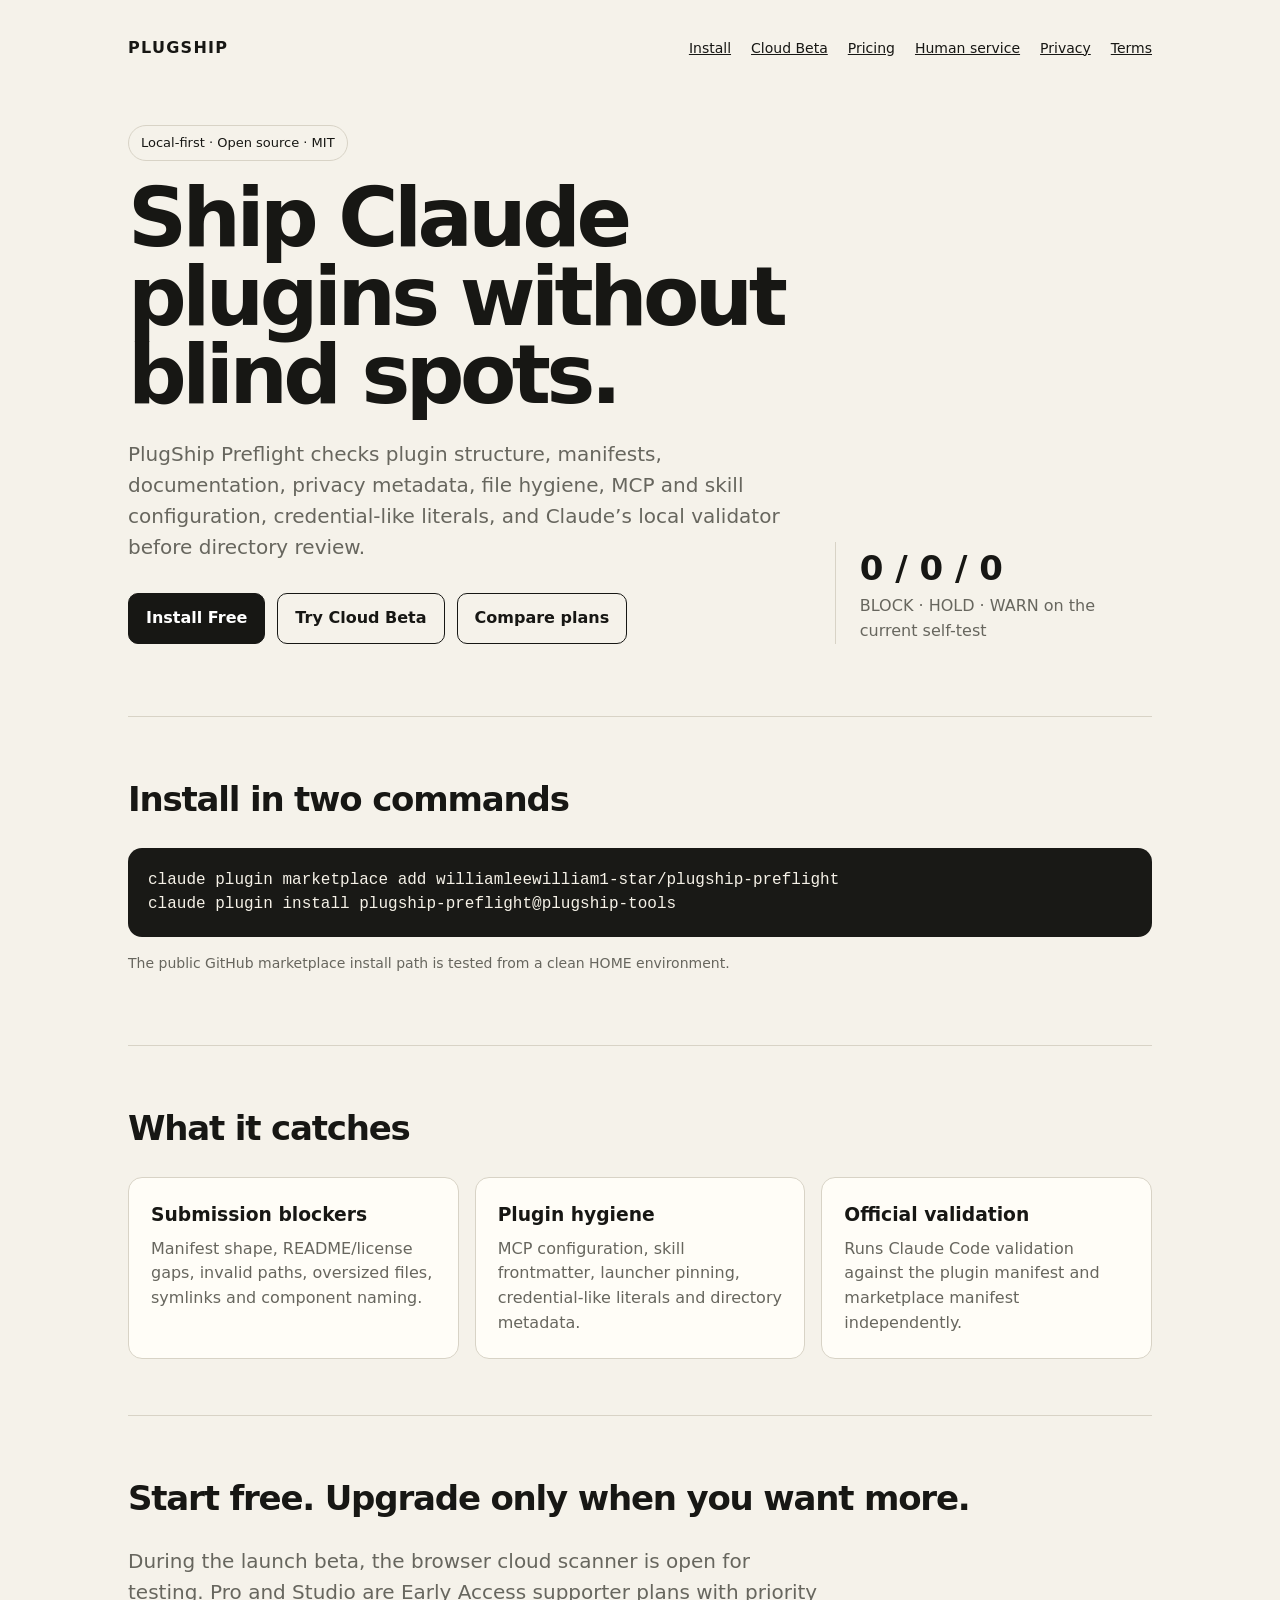
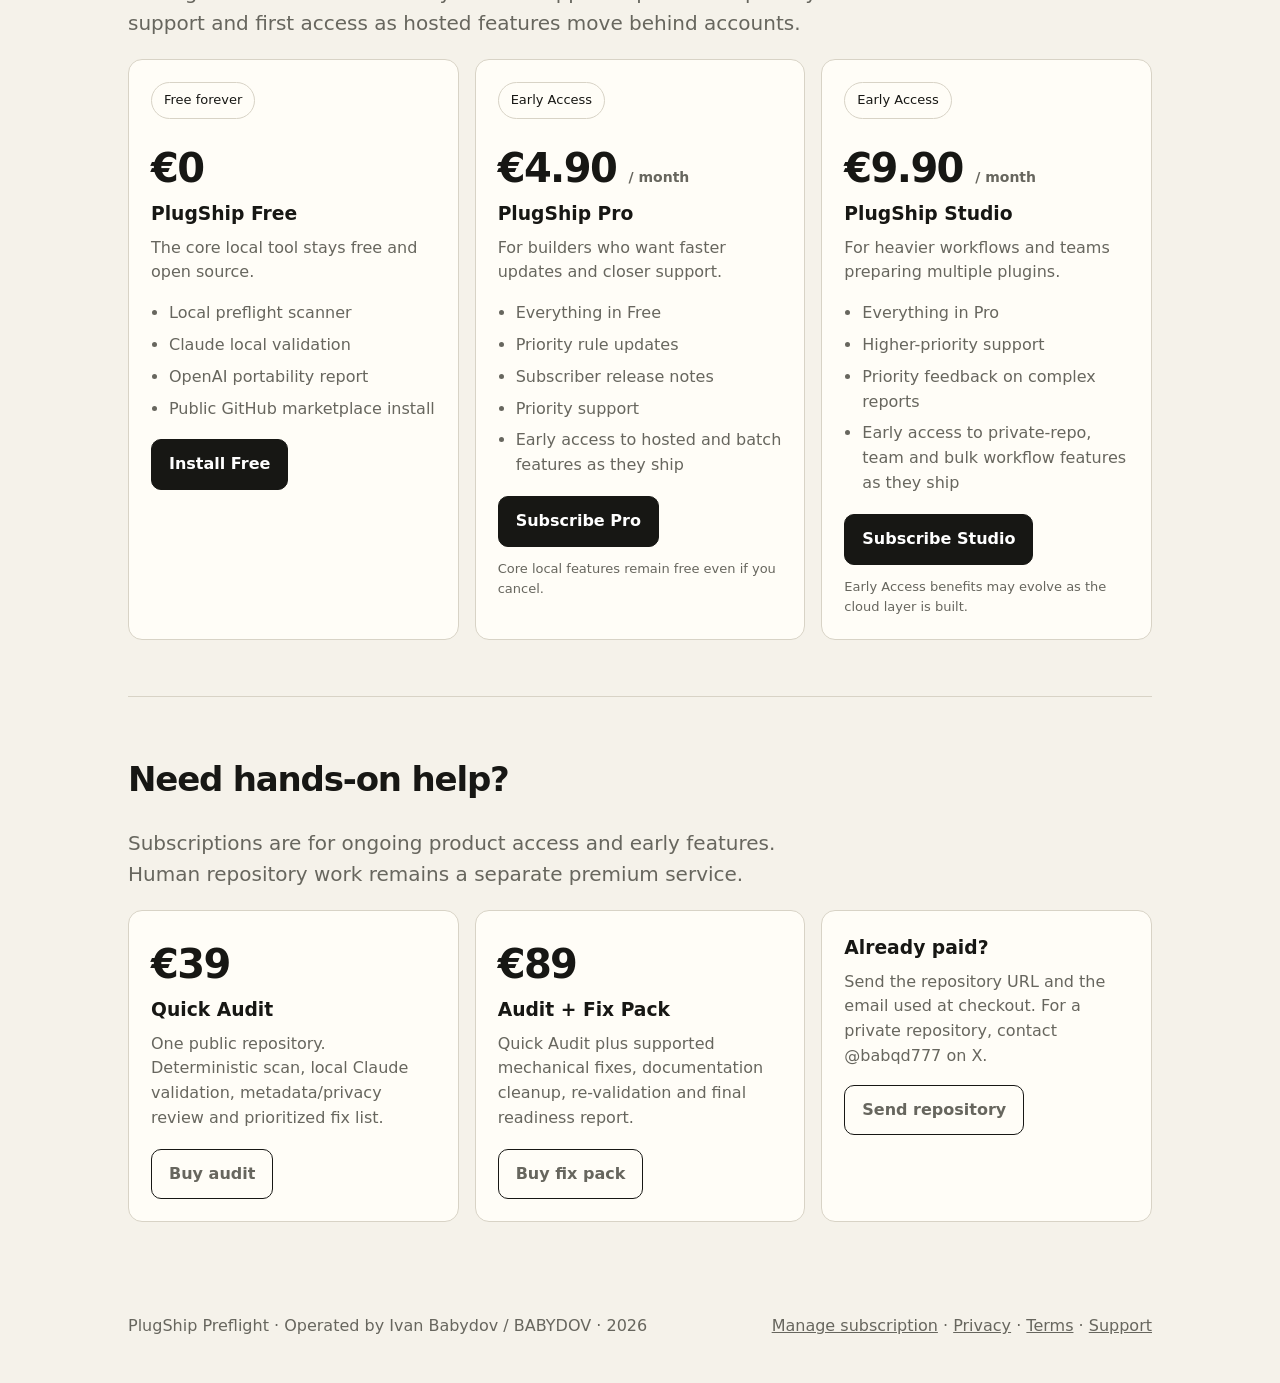
<file: docs/index.html>
<!doctype html>
<html lang="en">
<head>
  <meta charset="utf-8">
  <meta name="viewport" content="width=device-width,initial-scale=1">
  <title>PlugShip Preflight — Claude plugin submission checks</title>
  <meta name="description" content="Local-first preflight checks for Claude plugins before directory review.">
  <style>
    :root{--bg:#f5f2ea;--ink:#171714;--muted:#67665e;--line:#d8d3c6;--panel:#fffdf7;--accent:#244a3b}
    *{box-sizing:border-box} body{margin:0;background:var(--bg);color:var(--ink);font:16px/1.55 ui-sans-serif,system-ui,-apple-system,BlinkMacSystemFont,"Segoe UI",sans-serif}
    a{color:inherit} .wrap{max-width:1080px;margin:auto;padding:28px}
    nav{display:flex;justify-content:space-between;align-items:center;padding:8px 0 64px}
    .brand{font-weight:750;letter-spacing:.08em}.navlinks{display:flex;gap:20px;font-size:14px}
    .hero{display:grid;grid-template-columns:1.35fr .65fr;gap:48px;align-items:end;padding-bottom:72px}
    h1{font-size:clamp(44px,7vw,82px);line-height:.96;letter-spacing:-.055em;margin:0 0 24px}
    .lead{font-size:20px;max-width:700px;color:var(--muted)}
    .pill{display:inline-block;border:1px solid var(--line);border-radius:999px;padding:7px 12px;font-size:13px;margin-bottom:18px}
    .cta{display:flex;gap:12px;flex-wrap:wrap;margin-top:30px}
    .btn{display:inline-block;padding:12px 17px;border-radius:10px;text-decoration:none;border:1px solid var(--ink);font-weight:650}
    .btn.primary{background:var(--ink);color:white}.metric{border-left:1px solid var(--line);padding-left:24px}
    .metric strong{display:block;font-size:34px}.metric span{color:var(--muted)}
    section{border-top:1px solid var(--line);padding:56px 0}
    h2{font-size:34px;letter-spacing:-.035em;margin:0 0 22px}
    .grid{display:grid;grid-template-columns:repeat(3,1fr);gap:16px}
    .card{background:var(--panel);border:1px solid var(--line);border-radius:14px;padding:22px}
    .card h3{margin:0 0 8px}.card p{margin:0;color:var(--muted)}
    .card ul{padding-left:18px;margin:16px 0 0;color:var(--muted)}.card li{margin:7px 0}.plan-note{font-size:13px;color:var(--muted);margin-top:12px!important}
    pre{white-space:pre-wrap;word-break:break-word;background:#191916;color:#f6f2e8;border-radius:14px;padding:20px;overflow:auto}
    .price{font-size:40px;font-weight:760;letter-spacing:-.04em}.price small{font-size:14px;font-weight:600;letter-spacing:0;color:var(--muted)}
    .small{font-size:14px;color:var(--muted)} footer{padding:36px 0 16px;color:var(--muted);display:flex;justify-content:space-between;gap:18px}
    @media(max-width:760px){.hero,.grid{grid-template-columns:1fr}.metric{border-left:0;padding-left:0}.navlinks{display:none}}
  </style>
</head>
<body>
<div class="wrap">
  <nav><div class="brand">PLUGSHIP</div><div class="navlinks"><a href="#install">Install</a><a href="cloud/">Cloud Beta</a><a href="#pricing">Pricing</a><a href="#human">Human service</a><a href="privacy.html">Privacy</a><a href="terms.html">Terms</a></div></nav>
  <main>
    <div class="hero">
      <div>
        <span class="pill">Local-first · Open source · MIT</span>
        <h1>Ship Claude plugins without blind spots.</h1>
        <p class="lead">PlugShip Preflight checks plugin structure, manifests, documentation, privacy metadata, file hygiene, MCP and skill configuration, credential-like literals, and Claude’s local validator before directory review.</p>
        <div class="cta"><a class="btn primary" href="#install">Install Free</a><a class="btn" href="cloud/">Try Cloud Beta</a><a class="btn" href="#pricing">Compare plans</a></div>
      </div>
      <div class="metric"><strong>0 / 0 / 0</strong><span>BLOCK · HOLD · WARN on the current self-test</span></div>
    </div>
    <section id="install">
      <h2>Install in two commands</h2>
      <pre>claude plugin marketplace add williamleewilliam1-star/plugship-preflight
claude plugin install plugship-preflight@plugship-tools</pre>
      <p class="small">The public GitHub marketplace install path is tested from a clean HOME environment.</p>
    </section>
    <section>
      <h2>What it catches</h2>
      <div class="grid">
        <div class="card"><h3>Submission blockers</h3><p>Manifest shape, README/license gaps, invalid paths, oversized files, symlinks and component naming.</p></div>
        <div class="card"><h3>Plugin hygiene</h3><p>MCP configuration, skill frontmatter, launcher pinning, credential-like literals and directory metadata.</p></div>
        <div class="card"><h3>Official validation</h3><p>Runs Claude Code validation against the plugin manifest and marketplace manifest independently.</p></div>
      </div>
    </section>
    <section id="pricing">
      <h2>Start free. Upgrade only when you want more.</h2>
      <p class="lead">During the launch beta, the browser cloud scanner is open for testing. Pro and Studio are Early Access supporter plans with priority support and first access as hosted features move behind accounts.</p>
      <div class="grid">
        <div class="card"><span class="pill">Free forever</span><div class="price">€0</div><h3>PlugShip Free</h3><p>The core local tool stays free and open source.</p><ul><li>Local preflight scanner</li><li>Claude local validation</li><li>OpenAI portability report</li><li>Public GitHub marketplace install</li></ul><p style="margin-top:18px"><a class="btn primary" href="#install">Install Free</a></p></div>
        <div class="card"><span class="pill">Early Access</span><div class="price">€4.90 <small>/ month</small></div><h3>PlugShip Pro</h3><p>For builders who want faster updates and closer support.</p><ul><li>Everything in Free</li><li>Priority rule updates</li><li>Subscriber release notes</li><li>Priority support</li><li>Early access to hosted and batch features as they ship</li></ul><p style="margin-top:18px"><a class="btn primary" href="https://buy.stripe.com/9B6dR2bbA8Q0fJJbn2aZi02">Subscribe Pro</a></p><p class="plan-note">Core local features remain free even if you cancel.</p></div>
        <div class="card"><span class="pill">Early Access</span><div class="price">€9.90 <small>/ month</small></div><h3>PlugShip Studio</h3><p>For heavier workflows and teams preparing multiple plugins.</p><ul><li>Everything in Pro</li><li>Higher-priority support</li><li>Priority feedback on complex reports</li><li>Early access to private-repo, team and bulk workflow features as they ship</li></ul><p style="margin-top:18px"><a class="btn primary" href="https://buy.stripe.com/5kQdR27Zod6g2WX2QwaZi03">Subscribe Studio</a></p><p class="plan-note">Early Access benefits may evolve as the cloud layer is built.</p></div>
      </div>
    </section>
    <section id="human">
      <h2>Need hands-on help?</h2>
      <p class="lead">Subscriptions are for ongoing product access and early features. Human repository work remains a separate premium service.</p>
      <div class="grid">
        <div class="card"><div class="price">€39</div><h3>Quick Audit</h3><p>One public repository. Deterministic scan, local Claude validation, metadata/privacy review and prioritized fix list.</p><p style="margin-top:18px"><a class="btn" href="https://buy.stripe.com/28E8wI2F44zK699gHmaZi00">Buy audit</a></p></div>
        <div class="card"><div class="price">€89</div><h3>Audit + Fix Pack</h3><p>Quick Audit plus supported mechanical fixes, documentation cleanup, re-validation and final readiness report.</p><p style="margin-top:18px"><a class="btn" href="https://buy.stripe.com/7sY4gscfE8Q01STgHmaZi01">Buy fix pack</a></p></div>
        <div class="card"><h3>Already paid?</h3><p>Send the repository URL and the email used at checkout. For a private repository, contact @babqd777 on X.</p><p style="margin-top:16px"><a class="btn" href="https://github.com/williamleewilliam1-star/plugship-preflight/issues/new?template=audit-request.md">Send repository</a></p></div>
      </div>
    </section>
  </main>
  <footer>
    <span>PlugShip Preflight · Operated by Ivan Babydov / BABYDOV · 2026</span>
    <span><a href="https://billing.stripe.com/p/login/28E8wI2F44zK699gHmaZi00">Manage subscription</a> · <a href="privacy.html">Privacy</a> · <a href="terms.html">Terms</a> · <a href="https://github.com/williamleewilliam1-star/plugship-preflight/issues">Support</a></span>
  </footer>
</div>
</body>
</html>
</file>
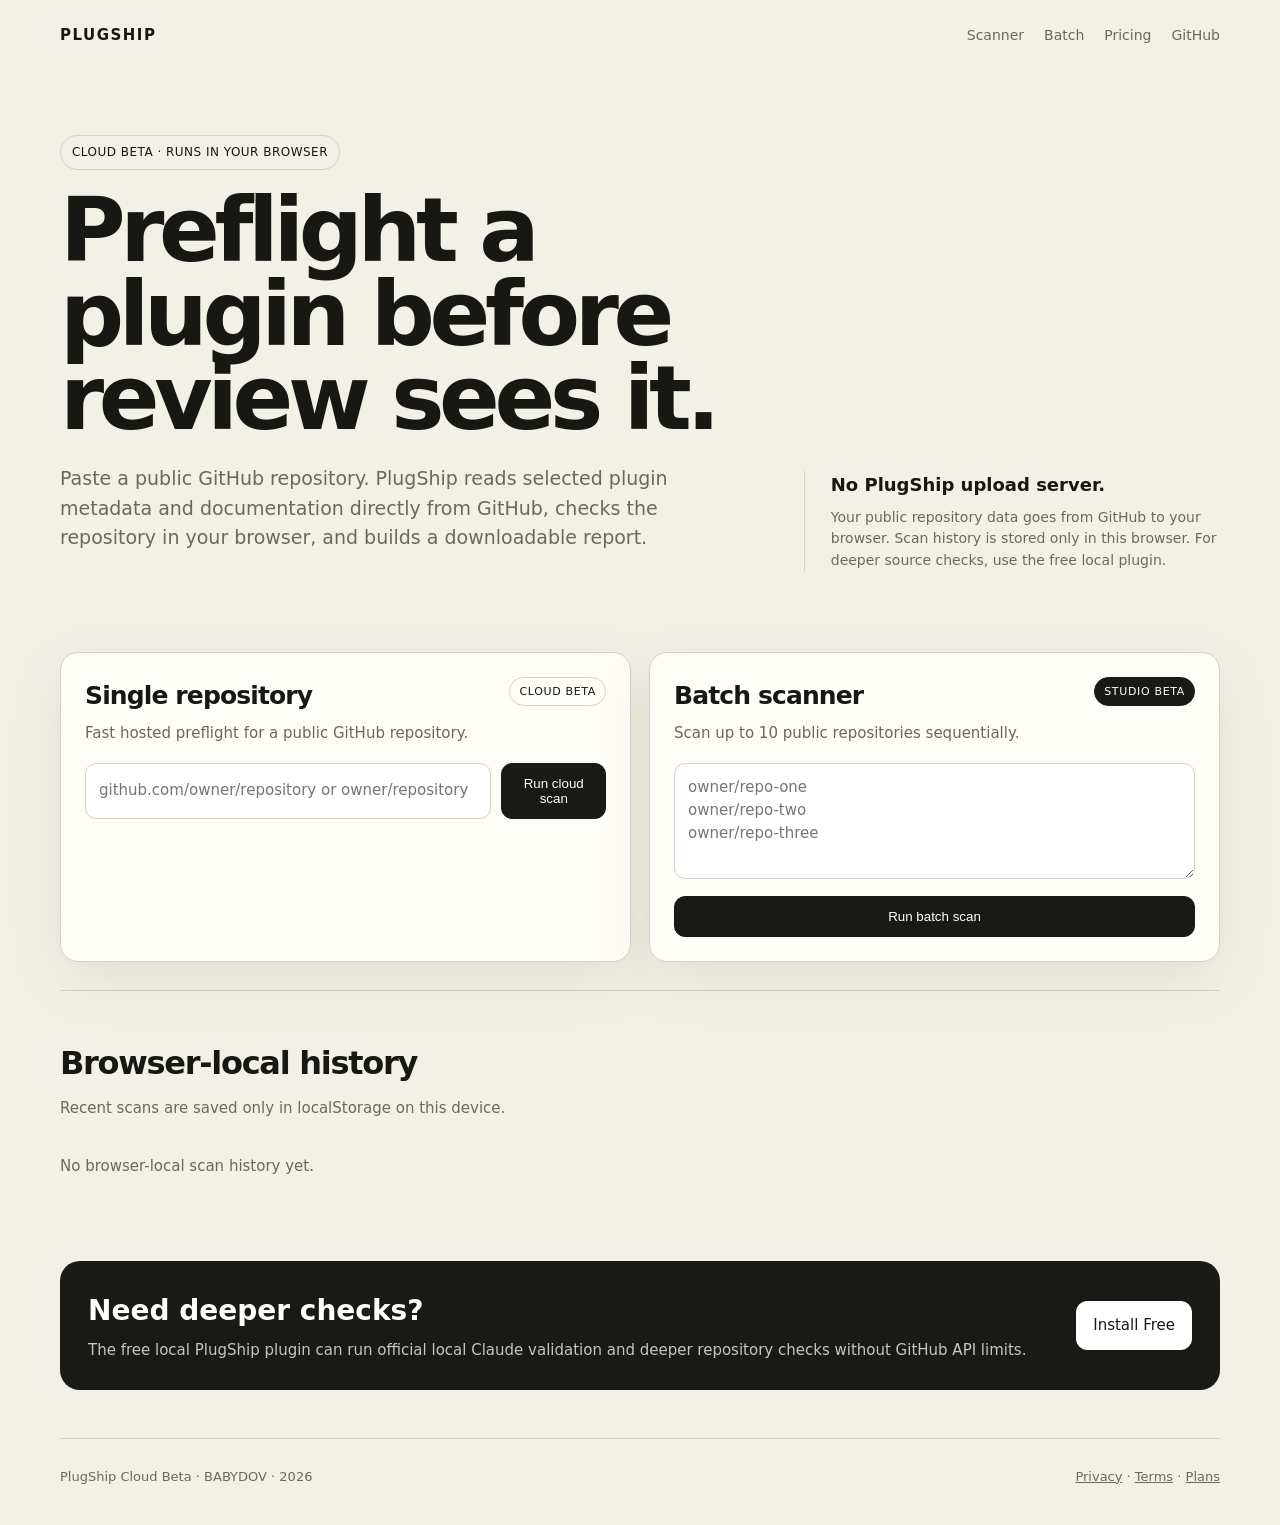
<file: docs/cloud/index.html>
<!doctype html>
<html lang="en">
<head>
  <meta charset="utf-8">
  <meta name="viewport" content="width=device-width,initial-scale=1">
  <title>PlugShip Cloud — hosted plugin preflight</title>
  <meta name="description" content="Scan a public Claude plugin repository in your browser before directory submission.">
  <link rel="stylesheet" href="./styles.css">
</head>
<body>
<div class="wrap">
  <nav>
    <a class="brand" href="../">PLUGSHIP</a>
    <div class="navlinks">
      <a href="#scanner">Scanner</a>
      <a href="#batch-section">Batch</a>
      <a href="../#pricing">Pricing</a>
      <a href="https://github.com/williamleewilliam1-star/plugship-preflight">GitHub</a>
    </div>
  </nav>

  <header class="hero">
    <div>
      <span class="eyebrow">Cloud beta · runs in your browser</span>
      <h1>Preflight a plugin before review sees it.</h1>
      <p>Paste a public GitHub repository. PlugShip reads selected plugin metadata and documentation directly from GitHub, checks the repository in your browser, and builds a downloadable report.</p>
    </div>
    <aside class="privacy-card">
      <strong>No PlugShip upload server.</strong>
      <p>Your public repository data goes from GitHub to your browser. Scan history is stored only in this browser. For deeper source checks, use the free local plugin.</p>
    </aside>
  </header>

  <main id="scanner">
    <div class="grid">
      <section class="panel">
        <div class="panel-head">
          <div><h2>Single repository</h2><p>Fast hosted preflight for a public GitHub repository.</p></div>
          <span class="tag">Cloud beta</span>
        </div>
        <form id="single-form">
          <input id="repo" autocomplete="off" spellcheck="false" placeholder="github.com/owner/repository or owner/repository" aria-label="GitHub repository">
          <button id="single-button" type="submit">Run cloud scan</button>
        </form>
      </section>

      <section class="panel" id="batch-section">
        <div class="panel-head">
          <div><h2>Batch scanner</h2><p>Scan up to 10 public repositories sequentially.</p></div>
          <span class="tag studio">Studio beta</span>
        </div>
        <form id="batch-form" class="batch-form">
          <textarea id="batch" spellcheck="false" placeholder="owner/repo-one&#10;owner/repo-two&#10;owner/repo-three" aria-label="GitHub repositories"></textarea>
          <button id="batch-button" type="submit">Run batch scan</button>
        </form>
      </section>
    </div>

    <div id="result" class="result-area"></div>
    <div id="batch-results"></div>

    <section class="section">
      <h2>Browser-local history</h2>
      <p>Recent scans are saved only in localStorage on this device.</p>
      <div id="history" class="history-list"></div>
    </section>

    <section class="cta-strip">
      <div>
        <h2>Need deeper checks?</h2>
        <p>The free local PlugShip plugin can run official local Claude validation and deeper repository checks without GitHub API limits.</p>
      </div>
      <a class="button" href="../#install">Install Free</a>
    </section>
  </main>

  <footer>
    <span>PlugShip Cloud Beta · BABYDOV · 2026</span>
    <span><a href="../privacy.html">Privacy</a> · <a href="../terms.html">Terms</a> · <a href="../#pricing">Plans</a></span>
  </footer>
</div>
<script type="module" src="./app.js"></script>
</body>
</html>
</file>
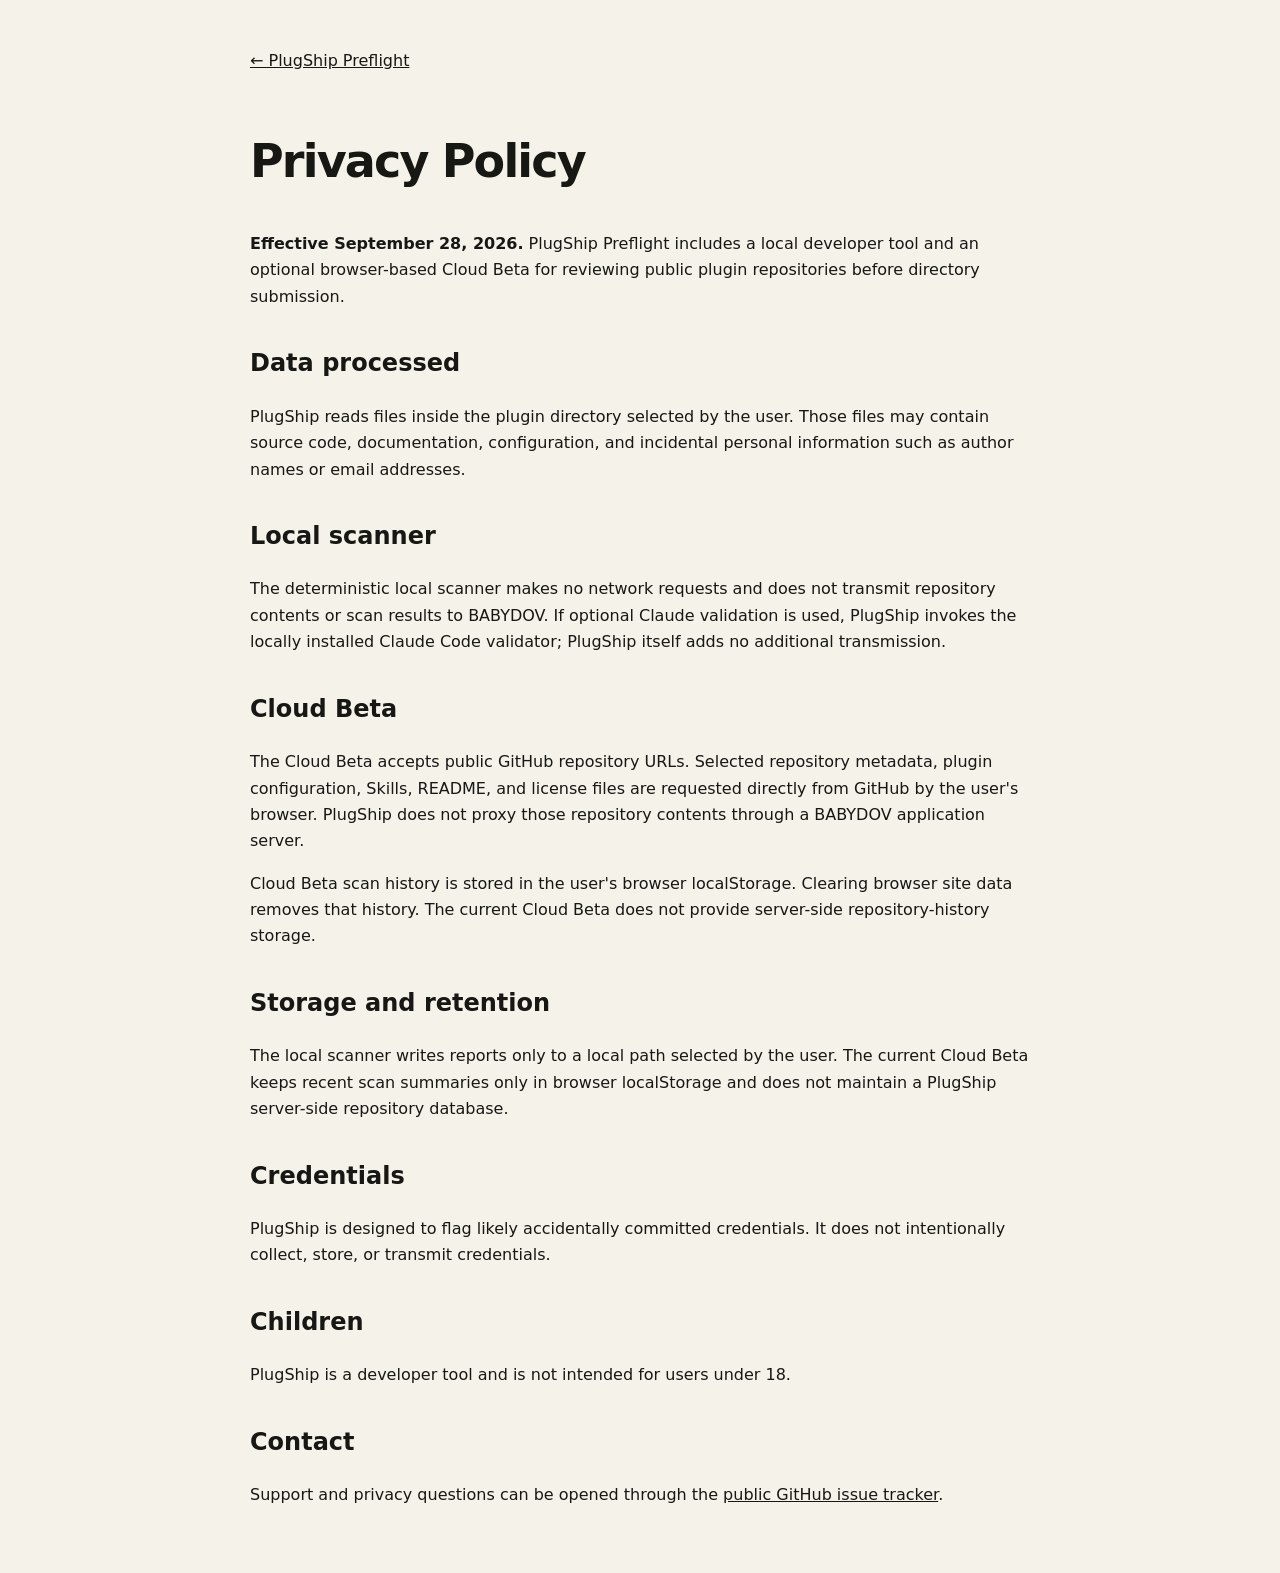
<file: docs/privacy.html>
<!doctype html>
<html lang="en"><head><meta charset="utf-8"><meta name="viewport" content="width=device-width,initial-scale=1">
<title>Privacy — PlugShip Preflight</title>
<style>body{max-width:780px;margin:0 auto;padding:48px 24px;background:#f5f2ea;color:#171714;font:16px/1.65 system-ui,sans-serif}a{color:inherit}h1{font-size:46px;letter-spacing:-.04em}h2{margin-top:34px}nav{margin-bottom:50px}</style></head>
<body><nav><a href="./">← PlugShip Preflight</a></nav>
<h1>Privacy Policy</h1>
<p><strong>Effective September 28, 2026.</strong> PlugShip Preflight includes a local developer tool and an optional browser-based Cloud Beta for reviewing public plugin repositories before directory submission.</p>
<h2>Data processed</h2>
<p>PlugShip reads files inside the plugin directory selected by the user. Those files may contain source code, documentation, configuration, and incidental personal information such as author names or email addresses.</p>
<h2>Local scanner</h2>
<p>The deterministic local scanner makes no network requests and does not transmit repository contents or scan results to BABYDOV. If optional Claude validation is used, PlugShip invokes the locally installed Claude Code validator; PlugShip itself adds no additional transmission.</p>
<h2>Cloud Beta</h2>
<p>The Cloud Beta accepts public GitHub repository URLs. Selected repository metadata, plugin configuration, Skills, README, and license files are requested directly from GitHub by the user's browser. PlugShip does not proxy those repository contents through a BABYDOV application server.</p>
<p>Cloud Beta scan history is stored in the user's browser localStorage. Clearing browser site data removes that history. The current Cloud Beta does not provide server-side repository-history storage.</p>
<h2>Storage and retention</h2>
<p>The local scanner writes reports only to a local path selected by the user. The current Cloud Beta keeps recent scan summaries only in browser localStorage and does not maintain a PlugShip server-side repository database.</p>
<h2>Credentials</h2>
<p>PlugShip is designed to flag likely accidentally committed credentials. It does not intentionally collect, store, or transmit credentials.</p>
<h2>Children</h2>
<p>PlugShip is a developer tool and is not intended for users under 18.</p>
<h2>Contact</h2>
<p>Support and privacy questions can be opened through the <a href="https://github.com/williamleewilliam1-star/plugship-preflight/issues">public GitHub issue tracker</a>.</p>
</body></html>
</file>
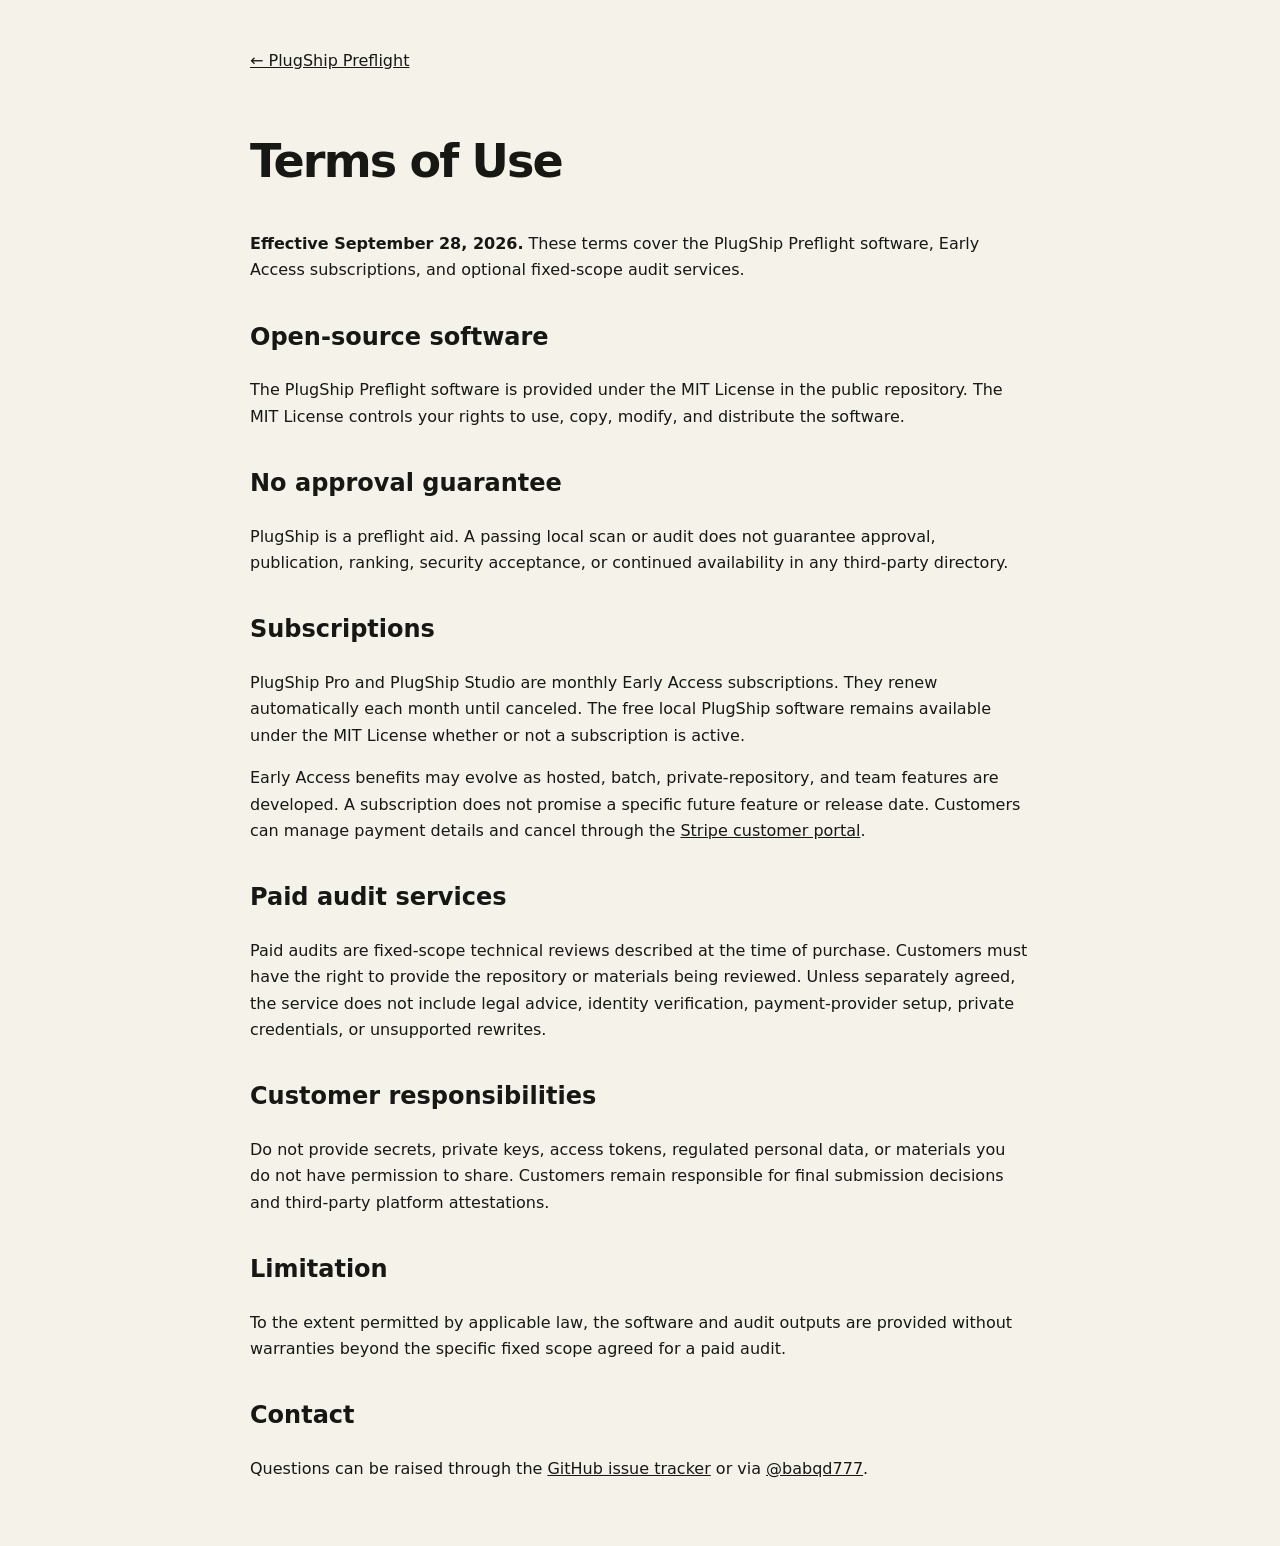
<file: docs/terms.html>
<!doctype html>
<html lang="en"><head><meta charset="utf-8"><meta name="viewport" content="width=device-width,initial-scale=1">
<title>Terms — PlugShip Preflight</title>
<style>body{max-width:780px;margin:0 auto;padding:48px 24px;background:#f5f2ea;color:#171714;font:16px/1.65 system-ui,sans-serif}a{color:inherit}h1{font-size:46px;letter-spacing:-.04em}h2{margin-top:34px}nav{margin-bottom:50px}</style></head>
<body><nav><a href="./">← PlugShip Preflight</a></nav>
<h1>Terms of Use</h1>
<p><strong>Effective September 28, 2026.</strong> These terms cover the PlugShip Preflight software, Early Access subscriptions, and optional fixed-scope audit services.</p>
<h2>Open-source software</h2>
<p>The PlugShip Preflight software is provided under the MIT License in the public repository. The MIT License controls your rights to use, copy, modify, and distribute the software.</p>
<h2>No approval guarantee</h2>
<p>PlugShip is a preflight aid. A passing local scan or audit does not guarantee approval, publication, ranking, security acceptance, or continued availability in any third-party directory.</p>
<h2>Subscriptions</h2>
<p>PlugShip Pro and PlugShip Studio are monthly Early Access subscriptions. They renew automatically each month until canceled. The free local PlugShip software remains available under the MIT License whether or not a subscription is active.</p>
<p>Early Access benefits may evolve as hosted, batch, private-repository, and team features are developed. A subscription does not promise a specific future feature or release date. Customers can manage payment details and cancel through the <a href="https://billing.stripe.com/p/login/28E8wI2F44zK699gHmaZi00">Stripe customer portal</a>.</p>
<h2>Paid audit services</h2>
<p>Paid audits are fixed-scope technical reviews described at the time of purchase. Customers must have the right to provide the repository or materials being reviewed. Unless separately agreed, the service does not include legal advice, identity verification, payment-provider setup, private credentials, or unsupported rewrites.</p>
<h2>Customer responsibilities</h2>
<p>Do not provide secrets, private keys, access tokens, regulated personal data, or materials you do not have permission to share. Customers remain responsible for final submission decisions and third-party platform attestations.</p>
<h2>Limitation</h2>
<p>To the extent permitted by applicable law, the software and audit outputs are provided without warranties beyond the specific fixed scope agreed for a paid audit.</p>
<h2>Contact</h2>
<p>Questions can be raised through the <a href="https://github.com/williamleewilliam1-star/plugship-preflight/issues">GitHub issue tracker</a> or via <a href="https://x.com/babqd777">@babqd777</a>.</p>
</body></html>
</file>
<file: docs/cloud/styles.css>
:root{
  --bg:#f3f0e7;--panel:#fffdf7;--ink:#171714;--muted:#6b695f;--line:#d8d2c3;
  --dark:#191916;--green:#315847;--red:#9d3d37;--amber:#956d25;--shadow:0 18px 60px rgba(36,32,22,.08)
}
*{box-sizing:border-box}
html{scroll-behavior:smooth}
body{margin:0;background:var(--bg);color:var(--ink);font:15px/1.55 Inter,ui-sans-serif,system-ui,-apple-system,BlinkMacSystemFont,"Segoe UI",sans-serif}
a{color:inherit}
.wrap{width:min(1160px,calc(100% - 40px));margin:auto}
nav{display:flex;align-items:center;justify-content:space-between;padding:24px 0}
.brand{font-weight:800;letter-spacing:.1em;text-decoration:none}
.navlinks{display:flex;gap:20px;align-items:center;font-size:14px}
.navlinks a{text-decoration:none;color:var(--muted)}
.navlinks a:hover{color:var(--ink)}
.hero{padding:64px 0 52px;display:grid;grid-template-columns:1.25fr .75fr;gap:50px;align-items:end}
.eyebrow{display:inline-flex;border:1px solid var(--line);padding:7px 11px;border-radius:999px;font-size:12px;letter-spacing:.04em;text-transform:uppercase}
h1{font-size:clamp(52px,7vw,92px);line-height:.94;letter-spacing:-.06em;margin:18px 0 24px;max-width:900px}
.hero p{font-size:19px;color:var(--muted);max-width:720px}
.privacy-card{border-left:1px solid var(--line);padding-left:26px}
.privacy-card strong{display:block;font-size:18px;margin-bottom:8px}
.privacy-card p{font-size:14px;margin:0}

.grid{display:grid;grid-template-columns:1fr 1fr;gap:18px;margin:28px 0}
.panel{background:var(--panel);border:1px solid var(--line);border-radius:18px;padding:24px;box-shadow:var(--shadow)}
.panel-head{display:flex;justify-content:space-between;gap:20px;align-items:flex-start;margin-bottom:18px}
.panel h2{font-size:25px;letter-spacing:-.035em;margin:0 0 6px}
.panel p{color:var(--muted);margin:0}
.tag{border:1px solid var(--line);border-radius:999px;padding:5px 9px;font-size:11px;text-transform:uppercase;letter-spacing:.06em;white-space:nowrap}
.tag.studio{background:var(--dark);color:white;border-color:var(--dark)}
form{display:flex;gap:10px;align-items:stretch}
input,textarea{width:100%;border:1px solid var(--line);background:white;color:var(--ink);border-radius:11px;padding:12px 13px;font:inherit;outline:none}
input:focus,textarea:focus{border-color:#858173;box-shadow:0 0 0 3px rgba(70,65,52,.08)}
textarea{min-height:116px;resize:vertical}
button,.button{border:1px solid var(--dark);background:var(--dark);color:white;border-radius:11px;padding:12px 16px;font:650 14px/1.2 inherit;cursor:pointer;text-decoration:none;display:inline-flex;align-items:center;justify-content:center}
button:hover,.button:hover{transform:translateY(-1px)}
button:disabled{opacity:.55;cursor:wait;transform:none}
button.secondary,.button.secondary{background:transparent;color:var(--ink);border-color:var(--line)}
.batch-form{display:block}
.batch-form button{margin-top:10px;width:100%}
.result-area{margin:18px 0 8px}
.loading,.error,.clean{padding:17px;border:1px dashed var(--line);border-radius:13px;color:var(--muted);background:rgba(255,255,255,.45)}
.error{border-color:#d9aaa6;color:var(--red)}

.report{background:var(--panel);border:1px solid var(--line);border-radius:18px;padding:23px;margin-top:18px;box-shadow:var(--shadow)}
.report.compact{box-shadow:none;margin-top:10px}
.report-head{display:flex;justify-content:space-between;gap:22px;align-items:flex-start}
.report-head h2{font-size:27px;letter-spacing:-.04em;margin:8px 0 3px}
.report-head p{margin:0;color:var(--muted);font-size:13px}
.state{display:inline-block;font-size:11px;text-transform:uppercase;letter-spacing:.07em;border-radius:999px;padding:5px 8px;border:1px solid var(--line)}
.state-ready{color:var(--green);border-color:#a9c1b3;background:#f0f7f2}
.state-review{color:var(--amber);border-color:#d5c49d;background:#fbf7ed}
.state-needs-fixes{color:var(--red);border-color:#d9aaa6;background:#fbefee}
.score-grid{display:grid;grid-template-columns:repeat(3,64px);gap:6px}
.score-grid span{border:1px solid var(--line);border-radius:10px;padding:9px 6px;text-align:center;font-size:10px;color:var(--muted)}
.score-grid strong{display:block;color:var(--ink);font-size:21px;line-height:1.1}
.report-actions{display:flex;gap:8px;margin:18px 0}
.findings{margin-top:18px;border-top:1px solid var(--line)}
.finding{display:grid;grid-template-columns:64px 1fr;gap:12px;padding:14px 0;border-bottom:1px solid var(--line)}
.finding strong{font-size:13px}
.finding p{margin:3px 0;color:var(--muted)}
.finding code{font-size:11px;color:var(--muted);word-break:break-all}
.level{font-size:10px;font-weight:800;letter-spacing:.05em}
.level-block{color:var(--red)}.level-hold{color:var(--amber)}.level-warn{color:var(--amber)}.level-note{color:var(--green)}
.scope-note{font-size:12px!important;margin-top:15px!important}

.section{border-top:1px solid var(--line);padding:48px 0}
.section h2{font-size:32px;letter-spacing:-.04em;margin:0 0 8px}
.section>p{color:var(--muted);margin:0 0 20px}
.history-list{display:grid;gap:8px}
.history-item{width:100%;background:var(--panel);color:var(--ink);border-color:var(--line);display:flex;justify-content:space-between;text-align:left}
.history-item span:first-child{display:flex;flex-direction:column}
.history-item small{color:var(--muted);font-weight:400;margin-top:2px}
.history-counts{font-size:12px;color:var(--muted);align-self:center}
.cta-strip{display:flex;justify-content:space-between;align-items:center;gap:30px;background:var(--dark);color:white;border-radius:20px;padding:28px;margin:20px 0 48px}
.cta-strip h2{margin:0 0 6px;font-size:28px}
.cta-strip p{margin:0;color:#c8c5bb}
.cta-strip .button{background:white;color:var(--dark);border-color:white;white-space:nowrap}
footer{border-top:1px solid var(--line);padding:28px 0 38px;display:flex;justify-content:space-between;color:var(--muted);font-size:13px}
.muted{color:var(--muted)}
.batch-slot{margin-bottom:10px}
@media(max-width:800px){
  .hero,.grid{grid-template-columns:1fr}.hero{padding-top:38px}.privacy-card{border-left:0;border-top:1px solid var(--line);padding:20px 0 0}
  .navlinks{display:none}.report-head{display:block}.score-grid{margin-top:16px;grid-template-columns:repeat(3,1fr)}
  form{display:block}form button{width:100%;margin-top:9px}.cta-strip{display:block}.cta-strip .button{margin-top:18px}footer{display:block}
}
</file>
